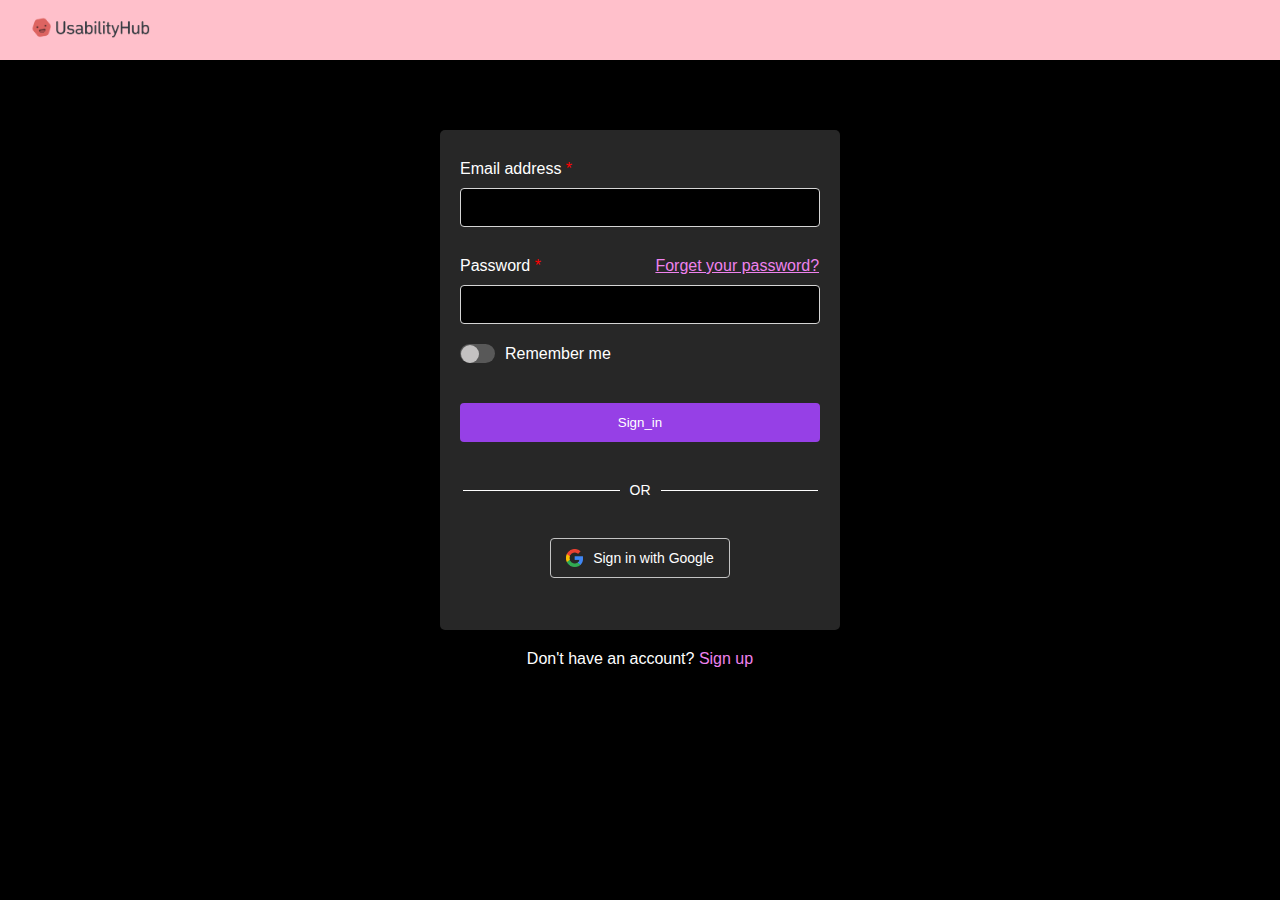
<file: Sign_in.html>
<!DOCTYPE html>
<html lang="en">
<head>
    <meta charset="UTF-8">
    <meta http-equiv="X-UA-Compatible" content="IE=edge">
    <meta name="viewport" content="width=device-width, initial-scale=1.0">
    <title>Document</title>
    <link rel="stylesheet" href="Sign_in_style.css">
</head>
<body>

    <div class="header">
        <div class="header_logo">
            <img src="logo.png" alt="logo" width="120px">
        </div>
    </div>

    <div class="main">
        <div class="wrapper">
            <div class="email">
                Email address <span class="imp">*</span>
            </div>

            <div class="input" >
                <input type="text" required="required">
            </div>

            <div class="password">
                Password <span class="imp">*</span>
                <span class="forget"><a href="">Forget your password?</a></span>
            </div>

            <div class="input">
                <input type="text" required="required">
            </div>

            <div class="toggle">
                <div class="parent" id="parent">
                    <div class="child" id="child"></div>
                </div>
                Remember me
            </div>

            <div class="sign_in">
                <button id="Log_in">Sign_in</button>
            </div>

            <div class="seprator">
                <span class="line"></span>
                <p>OR</p>
                <span class="line"></span>
            </div>

            <div class="button2">
                <button class="Google_button">
                        <img class="glogo" src="glogo.png" alt="Google Logo"width="17px" height="18px">
                    Sign in with Google
                </button>
            </div>
        </div>

        <div class="sign_up">
            Don't have an account? <a href="">Sign up</a>
        </div>
    </div>
    <script src="script.js"></script>
</body>

</html>
</file>
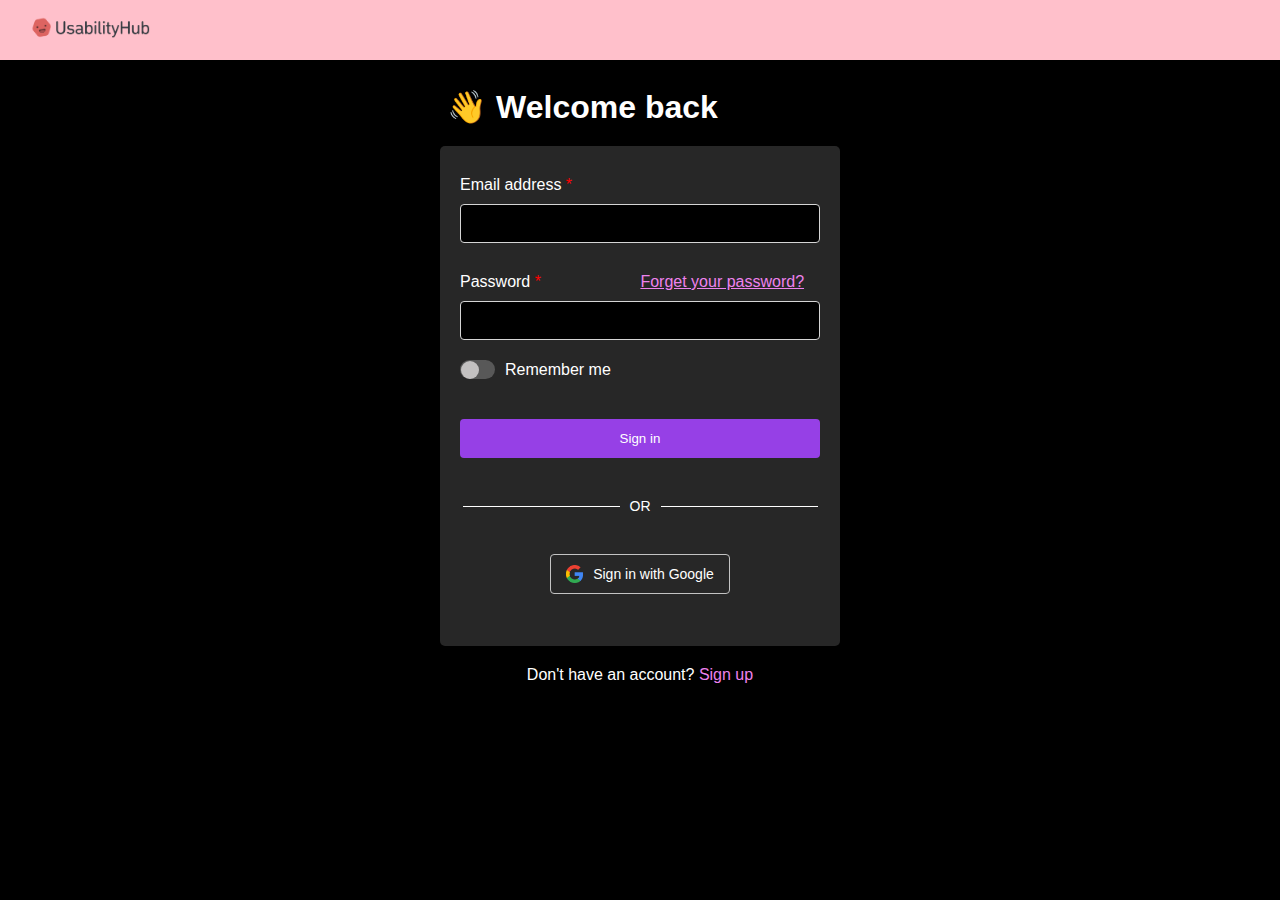
<file: Login/Sign_in.html>
<!DOCTYPE html>
<html lang="en">
<head>
    <meta charset="UTF-8">
    <meta http-equiv="X-UA-Compatible" content="IE=edge">
    <meta name="viewport" content="width=device-width, initial-scale=1.0">
    <title>Document</title>
    <link rel="stylesheet" href="Sign_in_style.css">
</head>
<body>

    <div class="header">
        <div class="header_logo">
            <img src="logo.png" alt="logo" width="120px">
        </div>
    </div>

    <div class="main">
        <div class="welcome">
            <h4>👋 Welcome back</h4>
        </div>
        <div class="wrapper">
            <div class="email">
                Email address <span class="imp">*</span>
            </div>

            <div class="input" >
                <input type="text" required="required">
            </div>

            <div class="password">
                Password <span class="imp">*</span>
                <span class="forget"><a href="">Forget your password?</a></span>
            </div>

            <div class="input">
                <input type="text" required="required">
            </div>

            <div class="toggle">
                <div class="parent" id="parent">
                    <div class="child" id="child"></div>
                </div>
                Remember me
            </div>

            <div class="sign_in">
                <button id="Log_in">Sign in</button>
            </div>

            <div class="seprator">
                <span class="line"></span>
                <p>OR</p>
                <span class="line"></span>
            </div>

            <div class="button2">
                <button class="Google_button">
                        <img class="glogo" src="glogo.png" alt="Google Logo"width="17px" height="18px">
                    Sign in with Google
                </button>
            </div>
        </div>

        <div class="sign_up">
            Don't have an account? <a href="">Sign up</a>
        </div>
    </div>
    <script src="script.js"></script>
</body>

</html>
</file>
<file: Sign_in_style.css>
*{
    margin:0;
    box-sizing: border-box;
}
.header{
    min-height: 60px;
    width:100%;
    background-color: pink;
    display: flex;
    align-items: center;
}

.header_logo{
    padding-left:30px;
}

.main{
    display: flex;
    justify-content: center;
    align-items: center;
    flex-direction: column;
}
body{
    background-color: rgb(0, 0, 0);
}
.wrapper{
    margin-top: 70px;
    border-radius: 5px;
    width:400px;
    height: 500px;
    background-color: rgb(39, 39, 39);
}


.wrapper .email{
    margin-top: 30px;
    margin-bottom: 10px;
    font-size:16px;
    color:white;
    font-family: sans-serif;
    padding-left: 20px;
}
.wrapper .password{
    margin-top: 30px;
    margin-bottom:10px ;
    font-size:16px;
    color:white;
    padding-left: 20px;
    font-family: sans-serif;
}


.input{
    display: flex;
    justify-content: center;
}

.input input{
    width:90%;
    border:.2px solid rgb(213, 213, 213);
    height: 39px;
    background-color: black;
    border-radius: 4px;
    transition: .5s;
    color:white;
}

.input input:focus{
    outline: .2px solid blue;
}

.input input:hover{
    border:1px solid rgb(139, 159, 162)
}

.input input:valid~#Log_in{
    color:red;
}

.toggle{
    margin-top: 20px;
    padding-left: 20px;
    display: flex;
    color: white;
    gap:10px;
    font-family: sans-serif;
    align-items: center;
}
.toggle .parent{
    width:35px;
    height: 19px;
    background-color: rgb(88, 88, 88);
    border-radius: 99px;
    display: flex;
    align-items: center;
}
.toggle .parent:hover{
    cursor: pointer;
}
.child{
    margin-left: 1px;
    width:18px;
    height: 18px;
    border-radius: 99px;
    background-color: rgb(195, 193, 193);
}
.imp{
    color:red;
}

.sign_in{
    margin-top: 40px;
    width: 100%;
    display: flex;
    justify-content: center;
}
#Log_in{
    width:90px;
    color:white;
    background-color: rgb(150, 64, 230);
    border: 0;
    width:90%;
    height: 39px;
    border-radius: 4px;
}

#Log_in:hover{
    background-color:rgb(116, 50, 176) ;
    cursor: pointer;
}
.seprator{
    font-family: sans-serif;
    margin-top: 40px;
    font-size: 14px;
   
    display: flex;
    justify-content: center;
    color: white;  
    align-items: center;
}
.seprator p{
    margin-left: 10px;
    margin-right:10px;
}
.seprator .line{
    width:157px;
    height: .5px;
    background-color: white;
}

.button2{
    margin-top: 40px;
    display: flex;
    justify-content: center;
}

.Google_button{
    height: 40px;
    color:white;
    border-radius:4px;
    width:180px;
    align-items: center;
    display: flex;
    justify-content: center;
    gap:10px;
    font-size:14px;
    border:1px solid rgb(195, 195, 195);
    background-color: transparent;
    transition: .3s;
}
.forget{
    margin-left: 110px;
}
.forget a{
    color:violet;
}


.Google_button:hover{
    background-color: rgba(0, 255, 255, 0.044);
    cursor: pointer;
}
.sign_up{
    color:white;
    font-size:16px;
    font-family: sans-serif;
    margin-top: 20px;
    margin-bottom: 30px;
}
.sign_up a{
    text-decoration: none;
    color:violet;
}

a:hover{
    color: rgb(179, 99, 179);
}

@keyframes slide_right{
    100%{
        transform: translateX(15px);

    }
}

@keyframes slide_left{
    0%{
        transform: translateX(14px);
    }
    100%{
        transform: translateX(0px);

    }
}
</file>
<file: Login/Sign_in_style.css>
*{
    margin:0;
    box-sizing: border-box;
    font-family: "Inter",-apple-system,BlinkMacSystemFont,"Segoe UI",Helvetica,Arial,sans-serif,"Apple Color Emoji","Segoe UI Emoji","Segoe UI Symbol";
}
.header{
    min-height: 60px;
    width:100%;
    background-color: pink;
    display: flex;
    align-items: center;
}

.header_logo{
    padding-left:30px;
}

.main{
    display: flex;
    justify-content: center;
    align-items: center;
    flex-direction: column;
}
body{
    background-color: rgb(0, 0, 0);
}
.wrapper{
    
    border-radius: 5px;
    width:600px;
    max-width:400px;
    height: 500px;
    background-color: rgb(39, 39, 39);
    flex-wrap: wrap;

}


.wrapper .email{
    margin-top: 30px;
    margin-bottom: 10px;
    font-size:16px;
    color:white;
    font-family: sans-serif;
    padding-left: 20px;
}
.wrapper .password{
    margin-top: 30px;
    margin-bottom:10px ;
    font-size:16px;
    color:white;
    padding-left: 20px;

}


.input{
    display: flex;
    justify-content: center;
}

.input input{
    width:90%;
    border:.2px solid rgb(213, 213, 213);
    height: 39px;
    background-color: black;
    border-radius: 4px;
    transition: .5s;
    color:white;
}

.input input:focus{
    outline: .2px solid blue;
}

.input input:hover{
    border:1px solid rgb(139, 159, 162)
}

.input input:valid~#Log_in{
    color:red;
}

.toggle{
    margin-top: 20px;
    padding-left: 20px;
    display: flex;
    color: white;
    gap:10px;
    
    align-items: center;
}
.toggle .parent{
    width:35px;
    height: 19px;
    background-color: rgb(88, 88, 88);
    border-radius: 99px;
    display: flex;
    align-items: center;
}
.toggle .parent:hover{
    cursor: pointer;
}
.child{
    margin-left: 1px;
    width:18px;
    height: 18px;
    border-radius: 99px;
    background-color: rgb(195, 193, 193);
}
.imp{
    color:red;
}

.sign_in{
    margin-top: 40px;
    width: 100%;
    display: flex;
    justify-content: center;
}
#Log_in{
    width:90px;
    color:white;
    background-color: rgb(150, 64, 230);
    border: 0;
    width:90%;
    height: 39px;
    border-radius: 4px;
}

#Log_in:hover{
    background-color:rgb(116, 50, 176) ;
    cursor: pointer;
}
.seprator{
    
    margin-top: 40px;
    font-size: 14px;
   
    display: flex;
    justify-content: center;
    color: white;  
    align-items: center;
}
.seprator p{
    margin-left: 10px;
    margin-right:10px;
}
.seprator .line{
    width:157px;
    height: .5px;
    background-color: white;
}

.button2{
    margin-top: 40px;
    display: flex;
    justify-content: center;
}

.Google_button{
    height: 40px;
    color:white;
    border-radius:4px;
    width:180px;
    align-items: center;
    display: flex;
    justify-content: center;
    gap:10px;
    font-size:14px;
    border:1px solid rgb(195, 195, 195);
    background-color: transparent;
    transition: .3s;
}
.forget{
    margin-left: 95px;
}
.forget a{
    color:violet;
}


.Google_button:hover{
    background-color: rgba(0, 255, 255, 0.044);
    cursor: pointer;
}
.sign_up{
    color:white;
    font-size:16px;
    font-family: sans-serif;
    margin-top: 20px;
    margin-bottom: 30px;
}
.sign_up a{
    text-decoration: none;
    color:violet;
}

a:hover{
    color: rgb(179, 99, 179);
}

@keyframes slide_right{
    100%{
        transform: translateX(15px);

    }
}

@keyframes slide_left{
    0%{
        transform: translateX(14px);
    }
    100%{
        transform: translateX(0px);

    }
}

.welcome{
    margin-top: 28px;
    margin-bottom: 20px;
    color:white;
    font-size: 32px;
    display: flex;
    align-items: center;
    margin-right: 115px;
}

.welcome h4{
    font-size: 32px;
    font-weight: 600;
}
</file>
